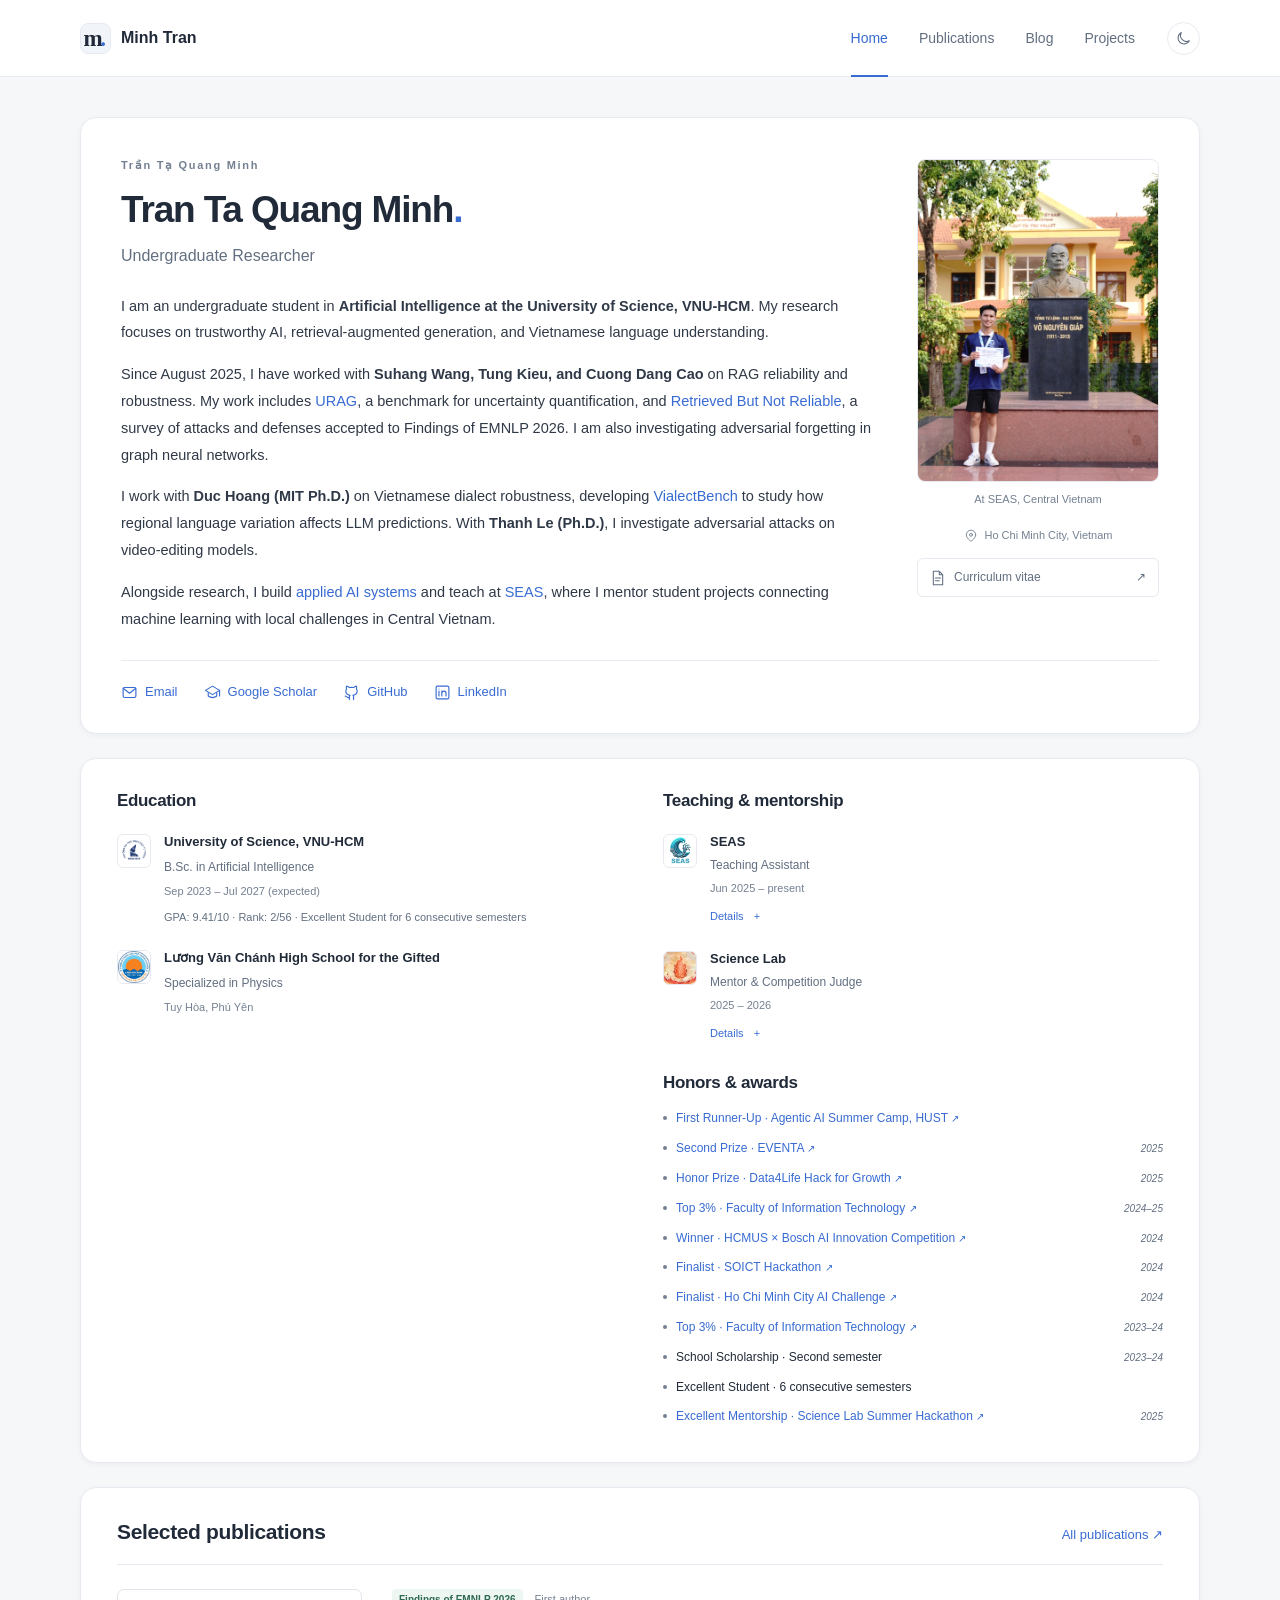
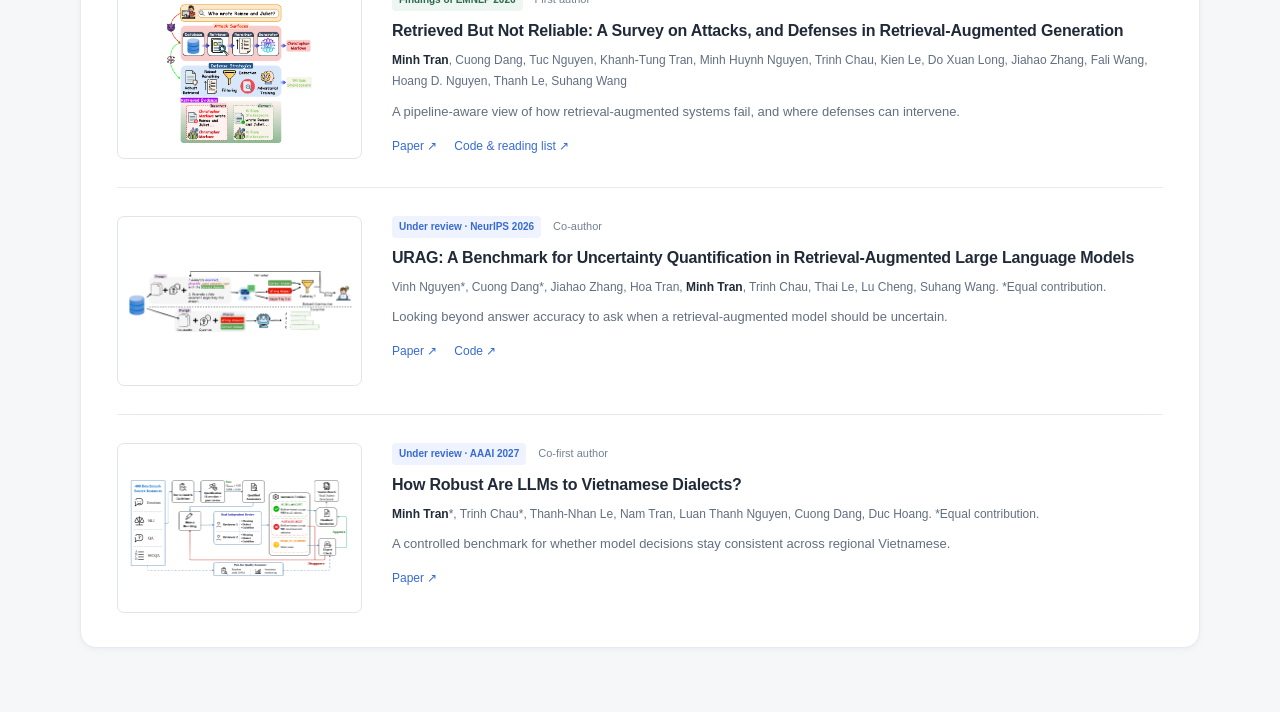
<file: index.html>
<!doctype html>
<html lang="en">
<head>
  <meta charset="utf-8">
  <meta name="viewport" content="width=device-width, initial-scale=1">
  <meta name="description" content="Undergraduate AI researcher at VNU-HCM. Work in trustworthy AI, retrieval-augmented generation, and Vietnamese language understanding.">
  <meta name="theme-color" content="#f6f7f9">
  <meta property="og:type" content="website">
  <meta property="og:title" content="Tran Ta Quang Minh">
  <meta property="og:description" content="Undergraduate AI researcher at VNU-HCM. Work in trustworthy AI, retrieval-augmented generation, and Vietnamese language understanding.">
  <title>Tran Ta Quang Minh</title>
  <script>try{const t=localStorage.getItem('portfolio-theme');if(t==='dark'||t==='light')document.documentElement.dataset.theme=t}catch{}</script>
  <link rel="icon" href="assets/favicon.svg" type="image/svg+xml">
  <link rel="stylesheet" href="assets/style.css">
  <script src="assets/site.js" defer></script>
</head>
<body>
  <a class="skip-link" href="#main">Skip to content</a>
  <header class="site-header"><div class="header-inner">
    <a class="brand" href="index.html" aria-label="Minh Tran, home"><span class="brand-mark" aria-hidden="true">m<span>.</span></span><span>Minh Tran</span></a>
    <nav aria-label="Main navigation"><a href="index.html" aria-current="page">Home</a><a href="publications.html">Publications</a><a href="blog.html">Blog</a><a href="projects.html">Projects</a></nav>
    <button class="theme-toggle" type="button" aria-label="Switch to dark theme" title="Switch theme" hidden><svg class="moon-icon" viewBox="0 0 24 24" fill="none" stroke="currentColor" stroke-width="1.6" stroke-linecap="round" stroke-linejoin="round" aria-hidden="true"><path d="M20.3 15.2A8.5 8.5 0 0 1 8.8 3.7a8.5 8.5 0 1 0 11.5 11.5Z"/></svg><svg class="sun-icon" viewBox="0 0 24 24" fill="none" stroke="currentColor" stroke-width="1.6" stroke-linecap="round" stroke-linejoin="round" aria-hidden="true"><circle cx="12" cy="12" r="4"/><path d="M12 2v2m0 16v2M2 12h2m16 0h2M5 5l1.5 1.5m11 11L19 19M5 19l1.5-1.5m11-11L19 5"/></svg></button>
  </div></header>
  <main id="main" class="page-shell home-page"><section class="surface introduction" aria-labelledby="name">
  <div class="intro-grid">
    <div class="intro-copy">
      <p class="overline" lang="vi">Trần Tạ Quang Minh</p>
      <h1 id="name">Tran Ta Quang Minh<span class="name-dot">.</span></h1>
      <p class="intro-role">Undergraduate Researcher</p>
      <div class="biography">
        <p>I am an undergraduate student in <strong>Artificial Intelligence at the University of Science, VNU-HCM</strong>. My research focuses on trustworthy AI, retrieval-augmented generation, and Vietnamese language understanding.</p>
        <p>Since August 2025, I have worked with <strong>Suhang Wang, Tung Kieu, and Cuong Dang Cao</strong> on RAG reliability and robustness. My work includes <a href="publications.html#urag">URAG</a>, a benchmark for uncertainty quantification, and <a href="publications.html#rag-security">Retrieved But Not Reliable</a>, a survey of attacks and defenses accepted to Findings of EMNLP 2026. I am also investigating adversarial forgetting in graph neural networks.</p>
        <p>I work with <strong>Duc Hoang (MIT Ph.D.)</strong> on Vietnamese dialect robustness, developing <a href="publications.html#vialectbench">VialectBench</a> to study how regional language variation affects LLM predictions. With <strong>Thanh Le (Ph.D.)</strong>, I investigate adversarial attacks on video-editing models.</p>
        <p>Alongside research, I build <a href="projects.html">applied AI systems</a> and teach at <a href="https://seas-cvn.github.io/" target="_blank" rel="noopener">SEAS</a>, where I mentor student projects connecting machine learning with local challenges in Central Vietnam.</p>
      </div>
    </div>
    <aside class="profile-card" aria-label="Profile photograph and CV">
      <div class="portrait-wrap"><img src="assets/images/portrait.jpg" alt="Tran Ta Quang Minh holding his SEAS certificate" width="1080" height="1616" fetchpriority="high"></div>
      <p class="portrait-caption">At SEAS, Central Vietnam</p>
      <div class="profile-location"><svg class="" viewBox="0 0 24 24" fill="none" stroke="currentColor" stroke-width="1.6" stroke-linecap="round" stroke-linejoin="round" aria-hidden="true"><path d="M20 10c0 6-8 11-8 11S4 16 4 10a8 8 0 1 1 16 0Z"/><circle cx="12" cy="10" r="2.5"/></svg><span>Ho Chi Minh City, Vietnam</span></div>
      <a class="cv-button" href="CV_VinCAIR.pdf" target="_blank" rel="noopener"><svg class="" viewBox="0 0 24 24" fill="none" stroke="currentColor" stroke-width="1.6" stroke-linecap="round" stroke-linejoin="round" aria-hidden="true"><path d="M14 2H5v20h14V7l-5-5Zm0 0v5h5M8 12h8M8 16h6"/></svg><span>Curriculum vitae</span><span aria-hidden="true">↗</span></a>
    </aside>
  </div>
  <div class="social-links" aria-label="Contact and academic profiles"><a href="mailto:ttqminh2005@gmail.com"><svg class="" viewBox="0 0 24 24" fill="none" stroke="currentColor" stroke-width="1.6" stroke-linecap="round" stroke-linejoin="round" aria-hidden="true"><rect x="3" y="5" width="18" height="14" rx="2"/><path d="m3 6 9 7 9-7"/></svg><span>Email</span></a><a href="https://scholar.google.com/citations?user=VfUYwW8AAAAJ&amp;hl=vi" target="_blank" rel="noopener"><svg class="" viewBox="0 0 24 24" fill="none" stroke="currentColor" stroke-width="1.6" stroke-linecap="round" stroke-linejoin="round" aria-hidden="true"><path d="m2 9 10-6 10 6-10 6-10-6Z"/><path d="M6 12v5c4 3 8 3 12 0v-5M22 9v8"/></svg><span>Google Scholar</span></a><a href="https://github.com/coutMinh" target="_blank" rel="noopener"><svg class="" viewBox="0 0 24 24" fill="none" stroke="currentColor" stroke-width="1.6" stroke-linecap="round" stroke-linejoin="round" aria-hidden="true"><path d="M9 19c-4 1-4-2-6-2m12 5v-4c0-1-.4-2-1-2 4-.5 6-2 6-6 0-1-.3-2-1-3 .3-1 .3-3 0-4-2 0-3 1-4 2a14 14 0 0 0-6 0C8 4 7 3 5 3c-.3 1-.3 3 0 4-.7 1-1 2-1 3 0 4 2 5.5 6 6-.6 0-1 1-1 2v4"/></svg><span>GitHub</span></a><a href="https://www.linkedin.com/in/ttqminh" target="_blank" rel="noopener"><svg class="" viewBox="0 0 24 24" fill="none" stroke="currentColor" stroke-width="1.6" stroke-linecap="round" stroke-linejoin="round" aria-hidden="true"><rect x="3" y="3" width="18" height="18" rx="2"/><path d="M7 10v7M7 7h.01M11 17v-7m0 3c0-4 6-4 6 0v4"/></svg><span>LinkedIn</span></a></div>
</section>

<section class="surface background-panel" aria-label="Education, teaching, and honors">
  <div class="background-columns">
    <section aria-labelledby="education-title"><h2 id="education-title">Education</h2><div class="education-list"><article class="background-item"><a class="institution-logo" href="https://hcmus.edu.vn/" target="_blank" rel="noopener"><img src="assets/images/organizations/hcmus.png" alt="University of Science, VNU-HCM logo" width="36" height="36" loading="lazy"></a><div><h3><a class="" href="https://hcmus.edu.vn/" target="_blank" rel="noopener">University of Science, VNU-HCM</a></h3><p>B.Sc. in Artificial Intelligence</p><p class="item-date">Sep 2023 – Jul 2027 (expected)</p><p class="education-detail">GPA: 9.41/10 · Rank: 2/56 · Excellent Student for 6 consecutive semesters</p></div></article><article class="background-item"><a class="institution-logo" href="https://www.facebook.com/THPTchuyenLuongVanChanh" target="_blank" rel="noopener"><img src="assets/images/organizations/luong-van-chanh.jpg" alt="Lương Văn Chánh High School for the Gifted logo" width="36" height="36" loading="lazy"></a><div><h3><a class="" href="https://www.facebook.com/THPTchuyenLuongVanChanh" target="_blank" rel="noopener">Lương Văn Chánh High School for the Gifted</a></h3><p>Specialized in Physics</p><p class="item-date">Tuy Hòa, Phú Yên</p></div></article></div></section>
    <div class="experience-column">
      <section aria-labelledby="teaching-title"><h2 id="teaching-title">Teaching & mentorship</h2><div class="teaching-list"><article class="teaching-item"><a class="institution-logo" href="https://seas-cvn.github.io/" target="_blank" rel="noopener"><img src="assets/images/organizations/seas.png" alt="Summer in Engineering and Applied Sciences (SEAS) logo" width="36" height="36" loading="lazy"></a><div><h3><a class="" href="https://seas-cvn.github.io/" target="_blank" rel="noopener">SEAS</a></h3><p class="teaching-role">Teaching Assistant</p><p class="item-date">Jun 2025 – present</p><details class="teaching-details"><summary>Details <span aria-hidden="true">+</span></summary><p class="teaching-detail">Under the supervision of Duc Hoang (MIT Ph.D.), I helped teach a two-week program for 40 high school students in Central Vietnam, designed linear algebra exercises in Python, and mentored flood forecasting and local fish identification projects.</p></details></div></article><article class="teaching-item"><a class="institution-logo" href="https://www.facebook.com/sciencelab.stem/" target="_blank" rel="noopener"><img src="assets/images/organizations/science-lab.jpg" alt="Science Lab logo" width="36" height="36" loading="lazy"></a><div><h3><a class="" href="https://www.facebook.com/sciencelab.stem/" target="_blank" rel="noopener">Science Lab</a></h3><p class="teaching-role">Mentor &amp; Competition Judge</p><p class="item-date">2025 – 2026</p><details class="teaching-details"><summary>Details <span aria-hidden="true">+</span></summary><p class="teaching-detail">Mentored a student team at the Software Engineering Summer Hackathon 2025 and judged the AIHACKS Datathon 2026, evaluating methodology, model performance, problem-solving strategy, and presentation.</p></details></div></article></div></section>
      <section class="honors-section" aria-labelledby="honors-title"><h2 id="honors-title">Honors & awards</h2><ul class="honors-list"><li id="hust" title="Agentic AI Summer Camp, HUST · Selected among 50 of 200 research students"><span class="award-dot" aria-hidden="true"></span><h3><a class="" href="https://drive.google.com/file/d/1itXYpOXt6BcAALYQuu-KByIadfaI55jD/view?usp=sharing" target="_blank" rel="noopener">First Runner-Up · Agentic AI Summer Camp, HUST <span class="award-arrow" aria-hidden="true">↗</span></a></h3><span class="award-date"></span></li><li id="eventa-award" title="Event-based Image Retrieval · Team method presented at an ACM Multimedia workshop"><span class="award-dot" aria-hidden="true"></span><h3><a class="" href="https://drive.google.com/file/d/1z8MmtRewLQCsWDtQ1NjaCOd13DmBsX9x/view?usp=sharing" target="_blank" rel="noopener">Second Prize · EVENTA <span class="award-arrow" aria-hidden="true">↗</span></a></h3><span class="award-date">2025</span></li><li id="aquasafe-award" title="AquaSafe"><span class="award-dot" aria-hidden="true"></span><h3><a class="" href="https://demo-aqua-safe.vercel.app/" target="_blank" rel="noopener">Honor Prize · Data4Life Hack for Growth <span class="award-arrow" aria-hidden="true">↗</span></a></h3><span class="award-date">2025</span></li><li id="top-2025" title="University of Science, VNU-HCM"><span class="award-dot" aria-hidden="true"></span><h3><a class="" href="https://drive.google.com/file/d/1HkZ_M2grMYpf5ZDcg1SBkR47N09mgSqj/view?usp=sharing" target="_blank" rel="noopener">Top 3% · Faculty of Information Technology <span class="award-arrow" aria-hidden="true">↗</span></a></h3><span class="award-date">2024–25</span></li><li id="bosch-award" title="AI Assistant Glasses"><span class="award-dot" aria-hidden="true"></span><h3><a class="" href="https://drive.google.com/file/d/1Hy8HTXubGFQJscxQSfUw8o1ZWrHYeWAo/view?usp=sharing" target="_blank" rel="noopener">Winner · HCMUS × Bosch AI Innovation Competition <span class="award-arrow" aria-hidden="true">↗</span></a></h3><span class="award-date">2024</span></li><li id="soict-award" title="Real-time Monitoring Surveillance System"><span class="award-dot" aria-hidden="true"></span><h3><a class="" href="https://drive.google.com/file/d/1TUYt_0WpgNDU5CSSWzGGxtGVSBP0qXFk/view?usp=sharing" target="_blank" rel="noopener">Finalist · SOICT Hackathon <span class="award-arrow" aria-hidden="true">↗</span></a></h3><span class="award-date">2024</span></li><li id="aic-award" title="Lifelog Retrieval App"><span class="award-dot" aria-hidden="true"></span><h3><a class="" href="https://drive.google.com/file/d/1naNgDrA-sWXjYJvOtrae2c_IOOMAGU30/view?usp=sharing" target="_blank" rel="noopener">Finalist · Ho Chi Minh City AI Challenge <span class="award-arrow" aria-hidden="true">↗</span></a></h3><span class="award-date">2024</span></li><li id="top-2024" title="University of Science, VNU-HCM"><span class="award-dot" aria-hidden="true"></span><h3><a class="" href="https://drive.google.com/file/d/1lRXQO-MdE4v232L9jSXz664tuBQsgShk/view?usp=sharing" target="_blank" rel="noopener">Top 3% · Faculty of Information Technology <span class="award-arrow" aria-hidden="true">↗</span></a></h3><span class="award-date">2023–24</span></li><li id="scholarship" title="Second semester · University of Science, VNU-HCM"><span class="award-dot" aria-hidden="true"></span><h3>School Scholarship · Second semester</h3><span class="award-date">2023–24</span></li><li id="excellent-student" title="Recognized for six consecutive semesters"><span class="award-dot" aria-hidden="true"></span><h3>Excellent Student · 6 consecutive semesters</h3><span class="award-date"></span></li><li id="mentorship-award" title="Science Lab · Software Engineering Summer Hackathon"><span class="award-dot" aria-hidden="true"></span><h3><a class="" href="https://drive.google.com/file/d/1mweKQ_GxDCc6eHpTpWkoUrM54BYkIKE8/view?usp=sharing" target="_blank" rel="noopener">Excellent Mentorship · Science Lab Summer Hackathon <span class="award-arrow" aria-hidden="true">↗</span></a></h3><span class="award-date">2025</span></li></ul></section>
    </div>
  </div>
</section>

<section class="surface selected-section" aria-labelledby="selected-title">
  <div class="section-heading"><h2 id="selected-title">Selected publications</h2><a class="section-link" href="publications.html">All publications <span aria-hidden="true">↗</span></a></div>
  <div class="publication-list selected-list"><article id="rag-security" class="publication-item"><figure class="paper-figure"><a class="figure-link" href="assets/images/rag-security-overview.png" data-figure-title="Retrieved But Not Reliable" data-credit="Figure 1 · Original overview from Tran et al., Retrieved But Not Reliable, arXiv:2608.24977v2." data-source="https://arxiv.org/html/2608.24977v2#S1.F1" aria-label="Enlarge the original Retrieved But Not Reliable figure"><img src="assets/images/rag-security-overview.png" alt="Original paper overview showing RAG attack surfaces and defense strategies around the database, retriever, reranker, and generator." loading="lazy"><span class="figure-enlarge" aria-hidden="true">↗</span></a></figure><div class="paper-content"><div class="paper-meta"><span class="status accepted">Findings of EMNLP 2026</span><span class="contribution">First author</span></div><h3><a href="publications.html#rag-security">Retrieved But Not Reliable: A Survey on Attacks, and Defenses in Retrieval-Augmented Generation</a></h3><p class="authors"><strong>Minh Tran</strong>, Cuong Dang, Tuc Nguyen, Khanh-Tung Tran, Minh Huynh Nguyen, Trinh Chau, Kien Le, Do Xuan Long, Jiahao Zhang, Fali Wang, Hoang D. Nguyen, Thanh Le, Suhang Wang</p><p class="paper-summary">A pipeline-aware view of how retrieval-augmented systems fail, and where defenses can intervene.</p><div class="paper-links"><a class="" href="https://arxiv.org/abs/2608.24977" target="_blank" rel="noopener">Paper <span aria-hidden="true">↗</span></a><a class="" href="https://github.com/coutMinh/A-Survey-on-RAG-Robustness" target="_blank" rel="noopener">Code &amp; reading list <span aria-hidden="true">↗</span></a></div></div></article><article id="urag" class="publication-item"><figure class="paper-figure"><a class="figure-link" href="assets/images/urag-pipeline.png" data-figure-title="URAG" data-credit="Figure 2 · Original dataset construction and evaluation pipeline from Nguyen et al., URAG, arXiv:2603.19281v1." data-source="https://arxiv.org/html/2603.19281v1#S3.F2" aria-label="Enlarge the original URAG figure"><img src="assets/images/urag-pipeline.png" alt="Original URAG dataset construction and evaluation pipeline, with distractor generation, NLI filtering, annotation, and RAG answer evaluation." loading="lazy"><span class="figure-enlarge" aria-hidden="true">↗</span></a></figure><div class="paper-content"><div class="paper-meta"><span class="status">Under review · NeurIPS 2026</span><span class="contribution">Co-author</span></div><h3><a href="publications.html#urag">URAG: A Benchmark for Uncertainty Quantification in Retrieval-Augmented Large Language Models</a></h3><p class="authors">Vinh Nguyen*, Cuong Dang*, Jiahao Zhang, Hoa Tran, <strong>Minh Tran</strong>, Trinh Chau, Thai Le, Lu Cheng, Suhang Wang. *Equal contribution.</p><p class="paper-summary">Looking beyond answer accuracy to ask when a retrieval-augmented model should be uncertain.</p><div class="paper-links"><a class="" href="https://arxiv.org/abs/2603.19281" target="_blank" rel="noopener">Paper <span aria-hidden="true">↗</span></a><a class="" href="https://github.com/phuvinhnguyen/URAG" target="_blank" rel="noopener">Code <span aria-hidden="true">↗</span></a></div></div></article><article id="vialectbench" class="publication-item"><figure class="paper-figure"><a class="figure-link" href="assets/images/vialectbench-pipeline.png" data-figure-title="VialectBench" data-credit="Figure 2 · Original annotation and quality-assurance pipeline from Tran et al., How Robust Are LLMs to Vietnamese Dialects?, arXiv:2608.10414v1." data-source="https://arxiv.org/html/2608.10414v1#S3.F2" aria-label="Enlarge the original VialectBench figure"><img src="assets/images/vialectbench-pipeline.png" alt="Original VialectBench annotation pipeline showing annotator qualification, dialect rewriting, dual independent review, expert checks, and quality assurance." loading="lazy"><span class="figure-enlarge" aria-hidden="true">↗</span></a></figure><div class="paper-content"><div class="paper-meta"><span class="status">Under review · AAAI 2027</span><span class="contribution">Co-first author</span></div><h3><a href="publications.html#vialectbench">How Robust Are LLMs to Vietnamese Dialects?</a></h3><p class="authors"><strong>Minh Tran</strong>*, Trinh Chau*, Thanh-Nhan Le, Nam Tran, Luan Thanh Nguyen, Cuong Dang, Duc Hoang. *Equal contribution.</p><p class="paper-summary">A controlled benchmark for whether model decisions stay consistent across regional Vietnamese.</p><div class="paper-links"><a class="" href="https://arxiv.org/abs/2608.10414" target="_blank" rel="noopener">Paper <span aria-hidden="true">↗</span></a></div></div></article></div>
</section>
</main>
  <dialog id="figure-dialog" aria-labelledby="figure-dialog-title"><div class="dialog-heading"><h2 id="figure-dialog-title">Paper figure</h2><button class="dialog-close" type="button" aria-label="Close figure">×</button></div><div class="dialog-image-wrap"><img id="dialog-image" alt=""></div><p id="dialog-credit"></p><a id="dialog-source" target="_blank" rel="noopener">Original source <span aria-hidden="true">↗</span></a></dialog>
</body>
</html>
</file>
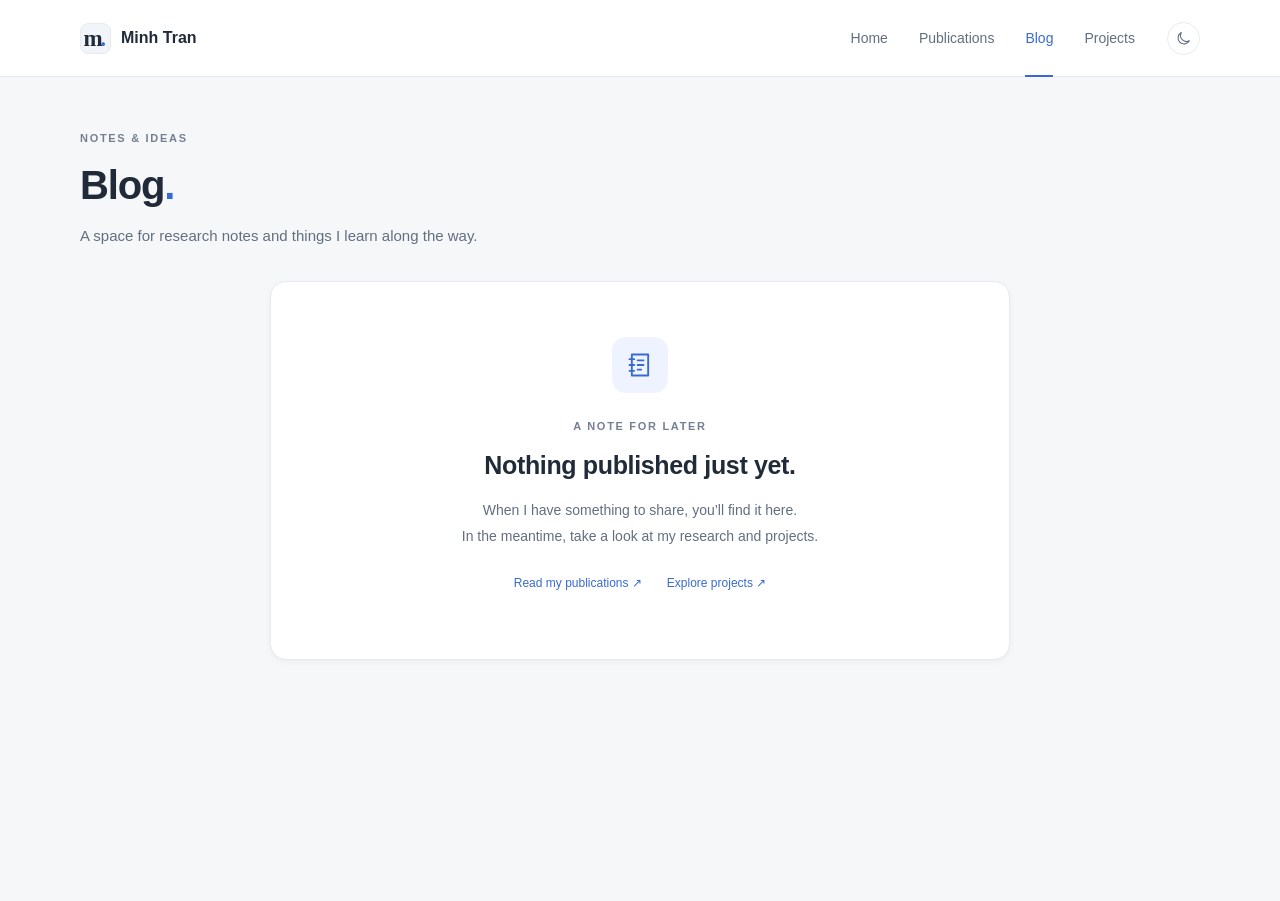
<file: blog.html>
<!doctype html>
<html lang="en">
<head>
  <meta charset="utf-8">
  <meta name="viewport" content="width=device-width, initial-scale=1">
  <meta name="description" content="Research notes and writing by Tran Ta Quang Minh.">
  <meta name="theme-color" content="#f6f7f9">
  <meta property="og:type" content="website">
  <meta property="og:title" content="Blog · Tran Ta Quang Minh">
  <meta property="og:description" content="Research notes and writing by Tran Ta Quang Minh.">
  <title>Blog · Tran Ta Quang Minh</title>
  <script>try{const t=localStorage.getItem('portfolio-theme');if(t==='dark'||t==='light')document.documentElement.dataset.theme=t}catch{}</script>
  <link rel="icon" href="assets/favicon.svg" type="image/svg+xml">
  <link rel="stylesheet" href="assets/style.css">
  <script src="assets/site.js" defer></script>
</head>
<body>
  <a class="skip-link" href="#main">Skip to content</a>
  <header class="site-header"><div class="header-inner">
    <a class="brand" href="index.html" aria-label="Minh Tran, home"><span class="brand-mark" aria-hidden="true">m<span>.</span></span><span>Minh Tran</span></a>
    <nav aria-label="Main navigation"><a href="index.html">Home</a><a href="publications.html">Publications</a><a href="blog.html" aria-current="page">Blog</a><a href="projects.html">Projects</a></nav>
    <button class="theme-toggle" type="button" aria-label="Switch to dark theme" title="Switch theme" hidden><svg class="moon-icon" viewBox="0 0 24 24" fill="none" stroke="currentColor" stroke-width="1.6" stroke-linecap="round" stroke-linejoin="round" aria-hidden="true"><path d="M20.3 15.2A8.5 8.5 0 0 1 8.8 3.7a8.5 8.5 0 1 0 11.5 11.5Z"/></svg><svg class="sun-icon" viewBox="0 0 24 24" fill="none" stroke="currentColor" stroke-width="1.6" stroke-linecap="round" stroke-linejoin="round" aria-hidden="true"><circle cx="12" cy="12" r="4"/><path d="M12 2v2m0 16v2M2 12h2m16 0h2M5 5l1.5 1.5m11 11L19 19M5 19l1.5-1.5m11-11L19 5"/></svg></button>
  </div></header>
  <main id="main" class="page-shell blog-page"><header class="page-heading"><p class="overline">NOTES & IDEAS</p><h1>Blog<span class="name-dot">.</span></h1><p>A space for research notes and things I learn along the way.</p></header>
<section class="blog-empty" aria-labelledby="blog-title"><div class="empty-icon" aria-hidden="true"><svg class="" viewBox="0 0 24 24" fill="none" stroke="currentColor" stroke-width="1.6" stroke-linecap="round" stroke-linejoin="round" aria-hidden="true"><path d="M5 3h14v18H5zM3 7h4M3 12h4M3 17h4M10 8h5M10 12h5M10 16h3"/></svg></div><p class="overline">A NOTE FOR LATER</p><h2 id="blog-title">Nothing published just yet.</h2><p>When I have something to share, you’ll find it here.<br>In the meantime, take a look at my research and projects.</p><div class="empty-links"><a href="publications.html">Read my publications <span aria-hidden="true">↗</span></a><a href="projects.html">Explore projects <span aria-hidden="true">↗</span></a></div></section>
</main>
  <dialog id="figure-dialog" aria-labelledby="figure-dialog-title"><div class="dialog-heading"><h2 id="figure-dialog-title">Paper figure</h2><button class="dialog-close" type="button" aria-label="Close figure">×</button></div><div class="dialog-image-wrap"><img id="dialog-image" alt=""></div><p id="dialog-credit"></p><a id="dialog-source" target="_blank" rel="noopener">Original source <span aria-hidden="true">↗</span></a></dialog>
</body>
</html>
</file>
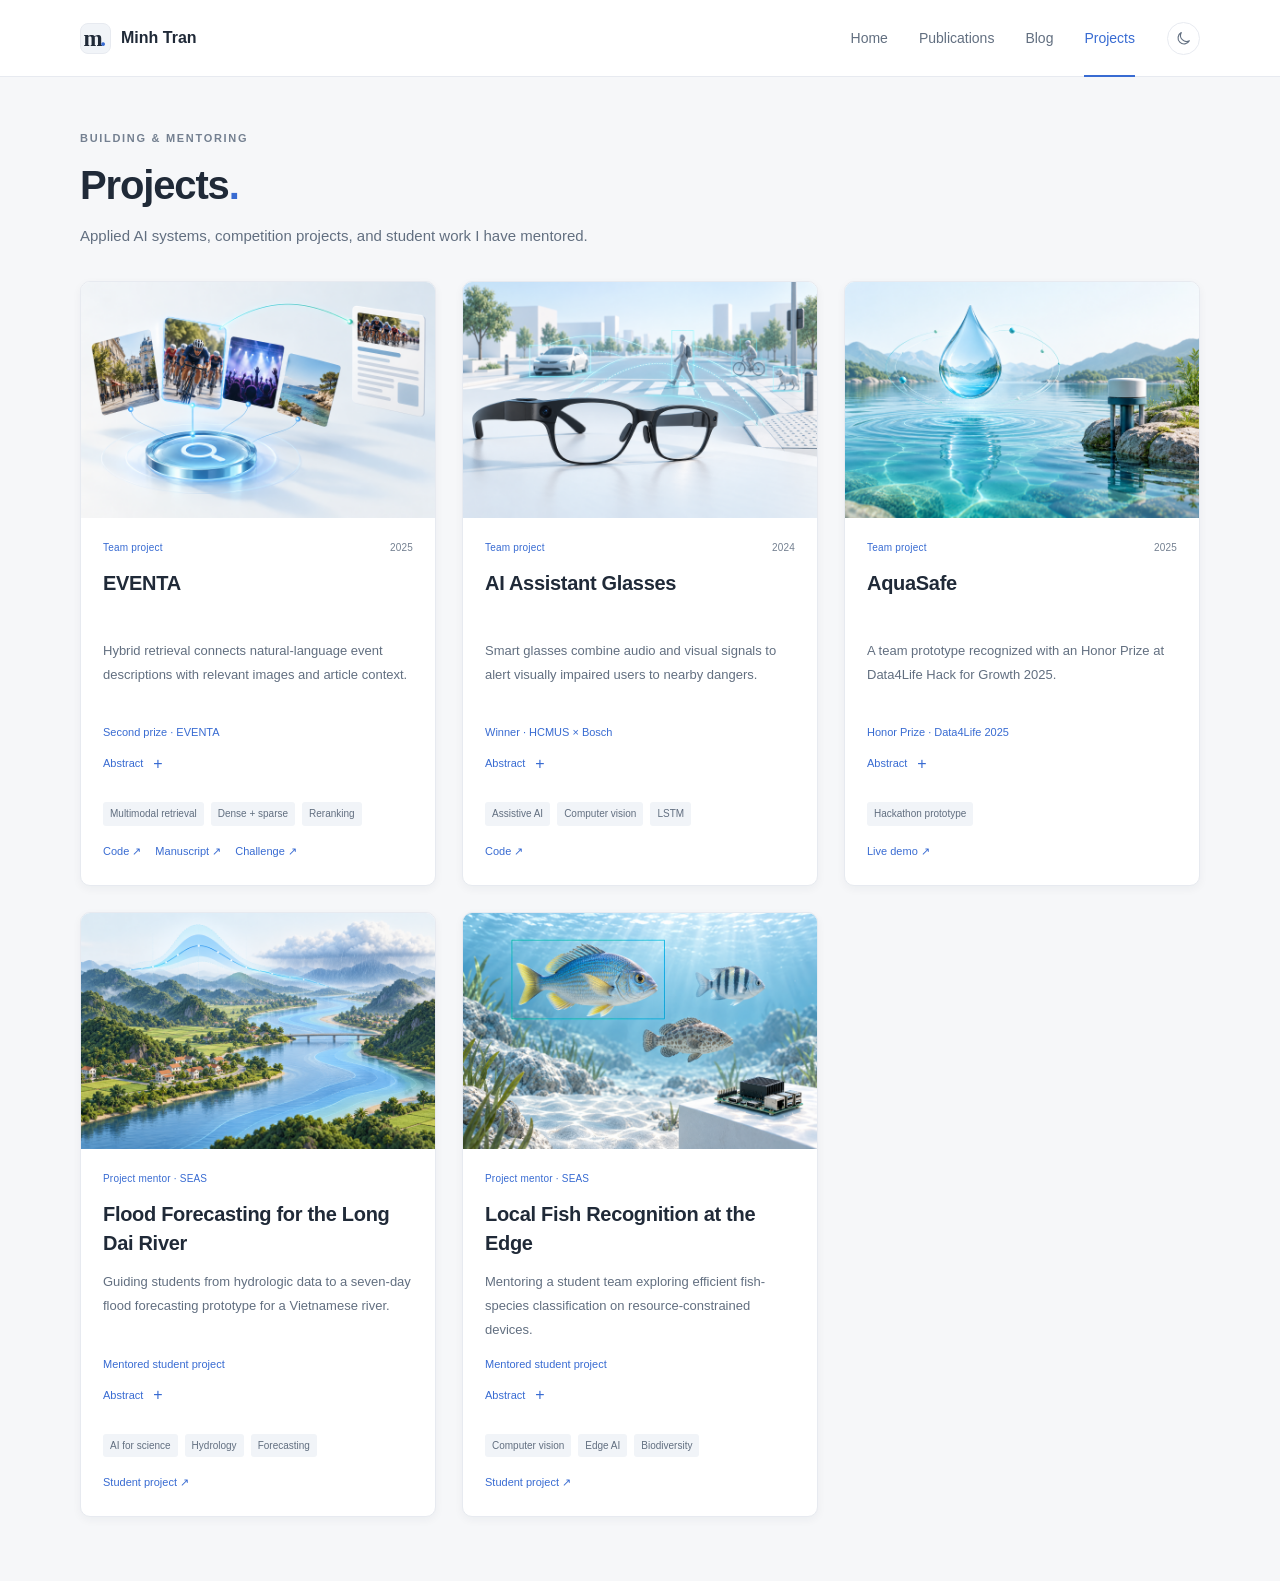
<file: projects.html>
<!doctype html>
<html lang="en">
<head>
  <meta charset="utf-8">
  <meta name="viewport" content="width=device-width, initial-scale=1">
  <meta name="description" content="Applied AI projects and mentored student work by Tran Ta Quang Minh.">
  <meta name="theme-color" content="#f6f7f9">
  <meta property="og:type" content="website">
  <meta property="og:title" content="Projects · Tran Ta Quang Minh">
  <meta property="og:description" content="Applied AI projects and mentored student work by Tran Ta Quang Minh.">
  <title>Projects · Tran Ta Quang Minh</title>
  <script>try{const t=localStorage.getItem('portfolio-theme');if(t==='dark'||t==='light')document.documentElement.dataset.theme=t}catch{}</script>
  <link rel="icon" href="assets/favicon.svg" type="image/svg+xml">
  <link rel="stylesheet" href="assets/style.css">
  <script src="assets/site.js" defer></script>
</head>
<body>
  <a class="skip-link" href="#main">Skip to content</a>
  <header class="site-header"><div class="header-inner">
    <a class="brand" href="index.html" aria-label="Minh Tran, home"><span class="brand-mark" aria-hidden="true">m<span>.</span></span><span>Minh Tran</span></a>
    <nav aria-label="Main navigation"><a href="index.html">Home</a><a href="publications.html">Publications</a><a href="blog.html">Blog</a><a href="projects.html" aria-current="page">Projects</a></nav>
    <button class="theme-toggle" type="button" aria-label="Switch to dark theme" title="Switch theme" hidden><svg class="moon-icon" viewBox="0 0 24 24" fill="none" stroke="currentColor" stroke-width="1.6" stroke-linecap="round" stroke-linejoin="round" aria-hidden="true"><path d="M20.3 15.2A8.5 8.5 0 0 1 8.8 3.7a8.5 8.5 0 1 0 11.5 11.5Z"/></svg><svg class="sun-icon" viewBox="0 0 24 24" fill="none" stroke="currentColor" stroke-width="1.6" stroke-linecap="round" stroke-linejoin="round" aria-hidden="true"><circle cx="12" cy="12" r="4"/><path d="M12 2v2m0 16v2M2 12h2m16 0h2M5 5l1.5 1.5m11 11L19 19M5 19l1.5-1.5m11-11L19 5"/></svg></button>
  </div></header>
  <main id="main" class="page-shell projects-page"><header class="page-heading"><p class="overline">BUILDING & MENTORING</p><h1>Projects<span class="name-dot">.</span></h1><p>Applied AI systems, competition projects, and student work I have mentored.</p></header>
<div class="project-list"><article id="eventa" class="project-card"><div class="project-cover"><img src="assets/images/project-covers/eventa.png" alt="Concept illustration of image cards and search connections for event-based image retrieval." width="1536" height="1024" loading="lazy"></div><div class="project-content"><div class="project-meta"><span>Team project</span><span class="project-year">2025</span></div><h2>EVENTA</h2><p class="project-summary">Hybrid retrieval connects natural-language event descriptions with relevant images and article context.</p><p class="project-status">Second prize · EVENTA</p><details class="abstract"><summary>Abstract <span aria-hidden="true">+</span></summary><p>Event descriptions often require more context than a visual match alone can provide. This system combines OpenCLIP image-text embeddings with Nomic semantic retrieval and BM25 lexical search. Reciprocal Rank Fusion merges the retrieval signals, while semantic chunking and multiple reranking stages refine article and image relevance. Developed for the EVENTA challenge, the project received second prize and the team presented its approach at an ACM Multimedia workshop.</p></details><div class="project-card-bottom"><div class="tags"><span>Multimodal retrieval</span><span>Dense + sparse</span><span>Reranking</span></div><div class="paper-links"><a class="" href="https://github.com/coutMinh/EVENT-Event-Based-Image-Retrieval" target="_blank" rel="noopener">Code <span aria-hidden="true">↗</span></a><a class="" href="https://drive.google.com/file/d/1z1emGFeWblzfZNHfj7KFqWS6QIZnkWvt/view" target="_blank" rel="noopener">Manuscript <span aria-hidden="true">↗</span></a><a class="" href="https://ltnghia.github.io/eventa/eventa-2025" target="_blank" rel="noopener">Challenge <span aria-hidden="true">↗</span></a></div></div></div></article><article id="ai-glasses" class="project-card"><div class="project-cover"><img src="assets/images/project-covers/ai-glasses.png" alt="Concept illustration of smart assistive glasses and visual sensing for accessible mobility." width="1536" height="1024" loading="lazy"></div><div class="project-content"><div class="project-meta"><span>Team project</span><span class="project-year">2024</span></div><h2>AI Assistant Glasses</h2><p class="project-summary">Smart glasses combine audio and visual signals to alert visually impaired users to nearby dangers.</p><p class="project-status">Winner · HCMUS × Bosch</p><details class="abstract"><summary>Abstract <span aria-hidden="true">+</span></summary><p>Assistive systems need to recognize how a scene may change as well as what it contains. This smart-glasses project combines audio and visual information to provide danger alerts for visually impaired users. An LSTM component predicts future states of moving objects, supporting alerts about evolving hazards. The project won the HCMUS × Bosch AI Innovation Competition 2024 and explores the use of computer vision and temporal modeling for accessible mobility.</p></details><div class="project-card-bottom"><div class="tags"><span>Assistive AI</span><span>Computer vision</span><span>LSTM</span></div><div class="paper-links"><a class="" href="https://github.com/coutMinh/AII_2024" target="_blank" rel="noopener">Code <span aria-hidden="true">↗</span></a></div></div></div></article><article id="aquasafe" class="project-card"><div class="project-cover"><img src="assets/images/project-covers/aquasafe.png" alt="Concept illustration of a water droplet and sensing motifs for the AquaSafe prototype." width="1536" height="1024" loading="lazy"></div><div class="project-content"><div class="project-meta"><span>Team project</span><span class="project-year">2025</span></div><h2>AquaSafe</h2><p class="project-summary">A team prototype recognized with an Honor Prize at Data4Life Hack for Growth 2025.</p><p class="project-status">Honor Prize · Data4Life 2025</p><details class="abstract"><summary>Abstract <span aria-hidden="true">+</span></summary><p>An applied team project developed for Data4Life Hack for Growth 2025 and recognized with an Honor Prize. A public demonstration is available below.</p></details><div class="project-card-bottom"><div class="tags"><span>Hackathon prototype</span></div><div class="paper-links"><a class="" href="https://demo-aqua-safe.vercel.app/" target="_blank" rel="noopener">Live demo <span aria-hidden="true">↗</span></a></div></div></div></article><article id="seas-flood" class="project-card"><div class="project-cover"><img src="assets/images/project-covers/seas-flood.png" alt="Concept illustration of a Vietnamese river valley and hydrologic forecasting." width="1536" height="1024" loading="lazy"></div><div class="project-content"><div class="project-meta"><span>Project mentor · SEAS</span></div><h2>Flood Forecasting for the Long Dai River</h2><p class="project-summary">Guiding students from hydrologic data to a seven-day flood forecasting prototype for a Vietnamese river.</p><p class="project-status">Mentored student project</p><details class="abstract"><summary>Abstract <span aria-hidden="true">+</span></summary><p>Flood forecasting connects machine learning with a pressing local challenge in Central Vietnam. As a SEAS project mentor, I guided students developing a prototype for forecasting discharge in the Long Dai River up to seven days ahead. The project used filtered U.S. CAMELS hydrologic data and Open-Meteo inputs, with comparison against Google Flood Hub. Mentorship focused on connecting data selection and model development to the practical challenges of applying a forecasting system in Vietnam.</p></details><div class="project-card-bottom"><div class="tags"><span>AI for science</span><span>Hydrology</span><span>Forecasting</span></div><div class="paper-links"><a class="" href="https://github.com/SEAS-CVN/SEAS-Flood-Prediction" target="_blank" rel="noopener">Student project <span aria-hidden="true">↗</span></a></div></div></div></article><article id="seas-fish" class="project-card"><div class="project-cover"><img src="assets/images/project-covers/seas-fish.png" alt="Concept illustration of marine fish recognition with a small edge-computing board." width="1536" height="1024" loading="lazy"></div><div class="project-content"><div class="project-meta"><span>Project mentor · SEAS</span></div><h2>Local Fish Recognition at the Edge</h2><p class="project-summary">Mentoring a student team exploring efficient fish-species classification on resource-constrained devices.</p><p class="project-status">Mentored student project</p><details class="abstract"><summary>Abstract <span aria-hidden="true">+</span></summary><p>Recognizing local fish species can support marine biodiversity education and ecosystem monitoring. At SEAS, I mentored a student team developing a computer-vision system for fish native to Dong Hoi, Quang Binh. Using FishNet as a data resource, the project explored efficient classification and edge-deployment techniques for resource-constrained hardware. Students connected dataset preparation and model development with the practical constraints of real-time recognition in a locally relevant application.</p></details><div class="project-card-bottom"><div class="tags"><span>Computer vision</span><span>Edge AI</span><span>Biodiversity</span></div><div class="paper-links"><a class="" href="https://github.com/SEAS-CVN/fast-fish-identification" target="_blank" rel="noopener">Student project <span aria-hidden="true">↗</span></a></div></div></div></article></div>
</main>
  <dialog id="figure-dialog" aria-labelledby="figure-dialog-title"><div class="dialog-heading"><h2 id="figure-dialog-title">Paper figure</h2><button class="dialog-close" type="button" aria-label="Close figure">×</button></div><div class="dialog-image-wrap"><img id="dialog-image" alt=""></div><p id="dialog-credit"></p><a id="dialog-source" target="_blank" rel="noopener">Original source <span aria-hidden="true">↗</span></a></dialog>
</body>
</html>
</file>
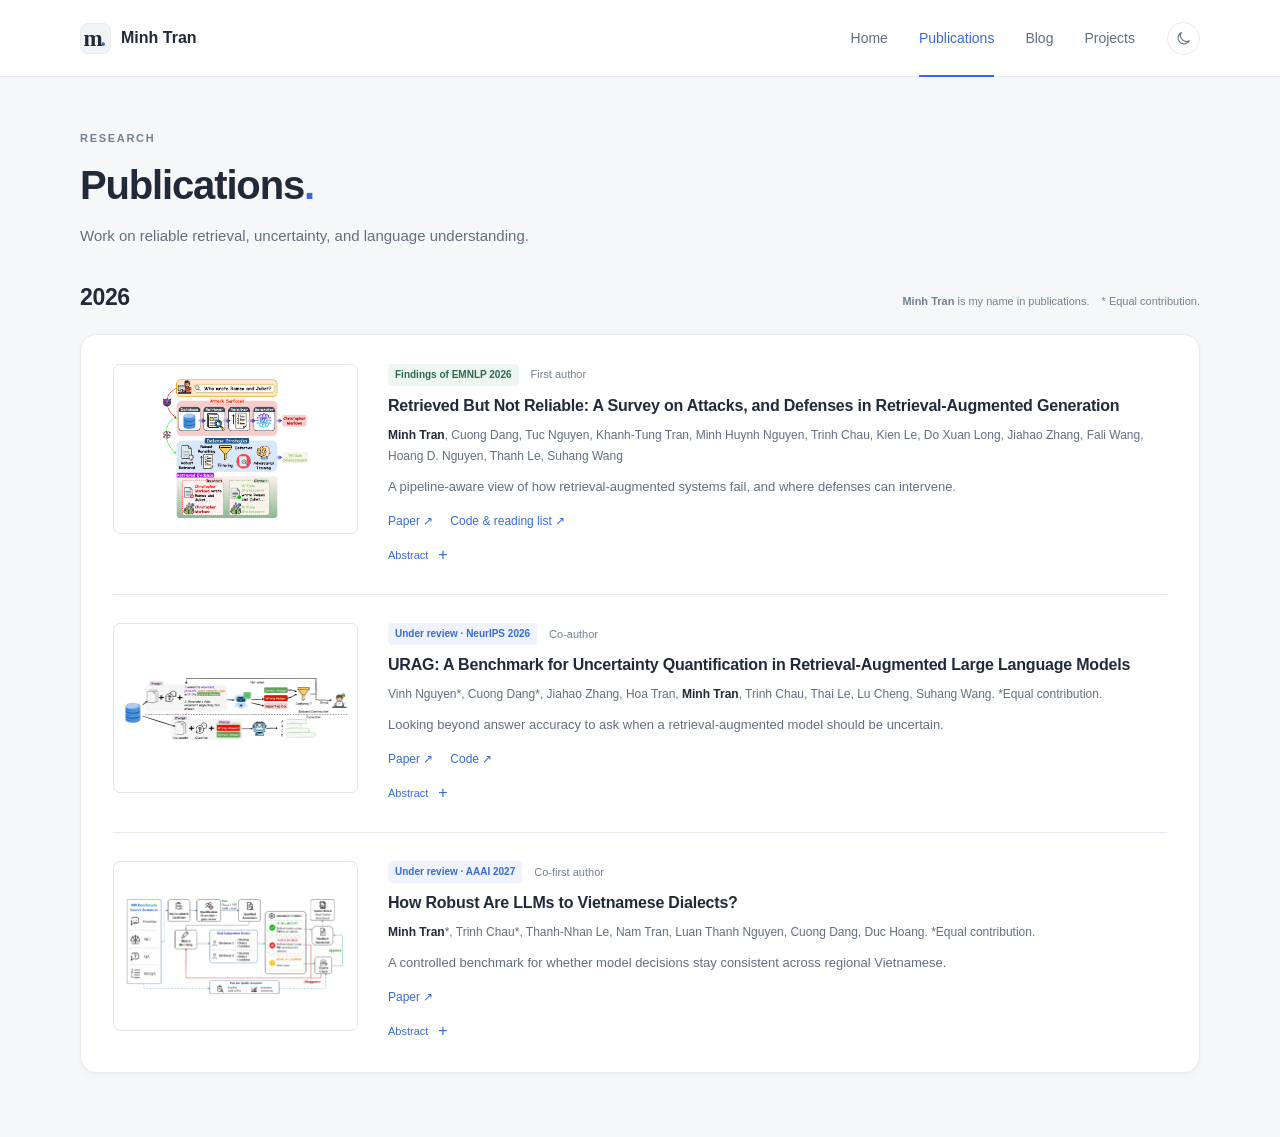
<file: publications.html>
<!doctype html>
<html lang="en">
<head>
  <meta charset="utf-8">
  <meta name="viewport" content="width=device-width, initial-scale=1">
  <meta name="description" content="Publications by Tran Ta Quang Minh on RAG robustness, uncertainty quantification, and Vietnamese dialects.">
  <meta name="theme-color" content="#f6f7f9">
  <meta property="og:type" content="website">
  <meta property="og:title" content="Publications · Tran Ta Quang Minh">
  <meta property="og:description" content="Publications by Tran Ta Quang Minh on RAG robustness, uncertainty quantification, and Vietnamese dialects.">
  <title>Publications · Tran Ta Quang Minh</title>
  <script>try{const t=localStorage.getItem('portfolio-theme');if(t==='dark'||t==='light')document.documentElement.dataset.theme=t}catch{}</script>
  <link rel="icon" href="assets/favicon.svg" type="image/svg+xml">
  <link rel="stylesheet" href="assets/style.css">
  <script src="assets/site.js" defer></script>
</head>
<body>
  <a class="skip-link" href="#main">Skip to content</a>
  <header class="site-header"><div class="header-inner">
    <a class="brand" href="index.html" aria-label="Minh Tran, home"><span class="brand-mark" aria-hidden="true">m<span>.</span></span><span>Minh Tran</span></a>
    <nav aria-label="Main navigation"><a href="index.html">Home</a><a href="publications.html" aria-current="page">Publications</a><a href="blog.html">Blog</a><a href="projects.html">Projects</a></nav>
    <button class="theme-toggle" type="button" aria-label="Switch to dark theme" title="Switch theme" hidden><svg class="moon-icon" viewBox="0 0 24 24" fill="none" stroke="currentColor" stroke-width="1.6" stroke-linecap="round" stroke-linejoin="round" aria-hidden="true"><path d="M20.3 15.2A8.5 8.5 0 0 1 8.8 3.7a8.5 8.5 0 1 0 11.5 11.5Z"/></svg><svg class="sun-icon" viewBox="0 0 24 24" fill="none" stroke="currentColor" stroke-width="1.6" stroke-linecap="round" stroke-linejoin="round" aria-hidden="true"><circle cx="12" cy="12" r="4"/><path d="M12 2v2m0 16v2M2 12h2m16 0h2M5 5l1.5 1.5m11 11L19 19M5 19l1.5-1.5m11-11L19 5"/></svg></button>
  </div></header>
  <main id="main" class="page-shell publications-page"><header class="page-heading"><p class="overline">RESEARCH</p><h1>Publications<span class="name-dot">.</span></h1><p>Work on reliable retrieval, uncertainty, and language understanding.</p></header>
<div class="publication-heading"><h2>2026</h2><p><strong>Minh Tran</strong> is my name in publications. <span class="equal-note">* Equal contribution.</span></p></div>
<div class="publication-list surface publications-panel"><article id="rag-security" class="publication-item"><figure class="paper-figure"><a class="figure-link" href="assets/images/rag-security-overview.png" data-figure-title="Retrieved But Not Reliable" data-credit="Figure 1 · Original overview from Tran et al., Retrieved But Not Reliable, arXiv:2608.24977v2." data-source="https://arxiv.org/html/2608.24977v2#S1.F1" aria-label="Enlarge the original Retrieved But Not Reliable figure"><img src="assets/images/rag-security-overview.png" alt="Original paper overview showing RAG attack surfaces and defense strategies around the database, retriever, reranker, and generator." loading="lazy"><span class="figure-enlarge" aria-hidden="true">↗</span></a></figure><div class="paper-content"><div class="paper-meta"><span class="status accepted">Findings of EMNLP 2026</span><span class="contribution">First author</span></div><h3>Retrieved But Not Reliable: A Survey on Attacks, and Defenses in Retrieval-Augmented Generation</h3><p class="authors"><strong>Minh Tran</strong>, Cuong Dang, Tuc Nguyen, Khanh-Tung Tran, Minh Huynh Nguyen, Trinh Chau, Kien Le, Do Xuan Long, Jiahao Zhang, Fali Wang, Hoang D. Nguyen, Thanh Le, Suhang Wang</p><p class="paper-summary">A pipeline-aware view of how retrieval-augmented systems fail, and where defenses can intervene.</p><div class="paper-links"><a class="" href="https://arxiv.org/abs/2608.24977" target="_blank" rel="noopener">Paper <span aria-hidden="true">↗</span></a><a class="" href="https://github.com/coutMinh/A-Survey-on-RAG-Robustness" target="_blank" rel="noopener">Code &amp; reading list <span aria-hidden="true">↗</span></a></div><details class="abstract"><summary>Abstract <span aria-hidden="true">+</span></summary><p>Retrieval can ground an answer in external knowledge while also exposing new ways to manipulate it. This survey organizes RAG attacks by their effects on accuracy, privacy, and fairness, and maps defenses to retrieval, reranking, generation, and traceback. By bringing threat models, evaluation benchmarks, and explainability methods into one framework, the work helps researchers identify vulnerable stages and assess defenses across the full retrieval-augmented pipeline.</p></details></div></article><article id="urag" class="publication-item"><figure class="paper-figure"><a class="figure-link" href="assets/images/urag-pipeline.png" data-figure-title="URAG" data-credit="Figure 2 · Original dataset construction and evaluation pipeline from Nguyen et al., URAG, arXiv:2603.19281v1." data-source="https://arxiv.org/html/2603.19281v1#S3.F2" aria-label="Enlarge the original URAG figure"><img src="assets/images/urag-pipeline.png" alt="Original URAG dataset construction and evaluation pipeline, with distractor generation, NLI filtering, annotation, and RAG answer evaluation." loading="lazy"><span class="figure-enlarge" aria-hidden="true">↗</span></a></figure><div class="paper-content"><div class="paper-meta"><span class="status">Under review · NeurIPS 2026</span><span class="contribution">Co-author</span></div><h3>URAG: A Benchmark for Uncertainty Quantification in Retrieval-Augmented Large Language Models</h3><p class="authors">Vinh Nguyen*, Cuong Dang*, Jiahao Zhang, Hoa Tran, <strong>Minh Tran</strong>, Trinh Chau, Thai Le, Lu Cheng, Suhang Wang. *Equal contribution.</p><p class="paper-summary">Looking beyond answer accuracy to ask when a retrieval-augmented model should be uncertain.</p><div class="paper-links"><a class="" href="https://arxiv.org/abs/2603.19281" target="_blank" rel="noopener">Paper <span aria-hidden="true">↗</span></a><a class="" href="https://github.com/phuvinhnguyen/URAG" target="_blank" rel="noopener">Code <span aria-hidden="true">↗</span></a></div><details class="abstract"><summary>Abstract <span aria-hidden="true">+</span></summary><p>A correct answer alone does not explain whether a retrieval-augmented model is reliable. URAG evaluates accuracy alongside uncertainty across eight datasets spanning five domains. Its construction pipeline turns open-ended tasks into multiple-choice questions with challenging distractors, enabling conformal prediction to measure uncertainty through prediction sets. The benchmark examines how retrieval noise, retrieval depth, and a model&#x27;s existing knowledge affect confidence, revealing settings where additional evidence can still lead to overconfident errors.</p></details></div></article><article id="vialectbench" class="publication-item"><figure class="paper-figure"><a class="figure-link" href="assets/images/vialectbench-pipeline.png" data-figure-title="VialectBench" data-credit="Figure 2 · Original annotation and quality-assurance pipeline from Tran et al., How Robust Are LLMs to Vietnamese Dialects?, arXiv:2608.10414v1." data-source="https://arxiv.org/html/2608.10414v1#S3.F2" aria-label="Enlarge the original VialectBench figure"><img src="assets/images/vialectbench-pipeline.png" alt="Original VialectBench annotation pipeline showing annotator qualification, dialect rewriting, dual independent review, expert checks, and quality assurance." loading="lazy"><span class="figure-enlarge" aria-hidden="true">↗</span></a></figure><div class="paper-content"><div class="paper-meta"><span class="status">Under review · AAAI 2027</span><span class="contribution">Co-first author</span></div><h3>How Robust Are LLMs to Vietnamese Dialects?</h3><p class="authors"><strong>Minh Tran</strong>*, Trinh Chau*, Thanh-Nhan Le, Nam Tran, Luan Thanh Nguyen, Cuong Dang, Duc Hoang. *Equal contribution.</p><p class="paper-summary">A controlled benchmark for whether model decisions stay consistent across regional Vietnamese.</p><div class="paper-links"><a class="" href="https://arxiv.org/abs/2608.10414" target="_blank" rel="noopener">Paper <span aria-hidden="true">↗</span></a></div><details class="abstract"><summary>Abstract <span aria-hidden="true">+</span></summary><p>Meaning can stay the same even when regional language changes. VialectBench tests whether LLM predictions remain stable across six Vietnamese dialect groups, using 400 standard-language instances and 2,400 human-written rewrites across four language-understanding tasks. Evaluation of ten instruction-tuned models measures performance loss, prediction inconsistency, and harmful answer flips. The study shows that strong results on standard Vietnamese can conceal failures on regional variants, motivating more representative evaluation of Vietnamese language technologies.</p></details></div></article></div>
</main>
  <dialog id="figure-dialog" aria-labelledby="figure-dialog-title"><div class="dialog-heading"><h2 id="figure-dialog-title">Paper figure</h2><button class="dialog-close" type="button" aria-label="Close figure">×</button></div><div class="dialog-image-wrap"><img id="dialog-image" alt=""></div><p id="dialog-credit"></p><a id="dialog-source" target="_blank" rel="noopener">Original source <span aria-hidden="true">↗</span></a></dialog>
</body>
</html>
</file>
<file: assets/style.css>
@layer reset, base, layout, components, responsive;

@layer reset {
  *, *::before, *::after { box-sizing: border-box; }
  body, h1, h2, h3, p, figure { margin: 0; }
  img, svg { display: block; max-width: 100%; }
  button, input { font: inherit; }
  button { color: inherit; cursor: pointer; }
  [hidden] { display: none !important; }
}

@layer base {
  :root { color-scheme: light; --bg: #f6f7f9; --card: #fff; --surface: #f1f4f8; --ink: #303947; --heading: #202a38; --secondary: #626f80; --muted: #748091; --blue: #386bd2; --blue-soft: #eef3ff; --line: #e7eaf0; --green: #2d6954; --green-soft: #edf6f1; --header: #ffffffed; --shadow: 0 2px 7px #14223909, 0 1px 2px #14223904; }
  :root[data-theme="dark"] { color-scheme: dark; --bg: #111722; --card: #1a2331; --surface: #243043; --ink: #d9e1ed; --heading: #f0f4fa; --secondary: #b5c1d2; --muted: #9cabc0; --blue: #94baff; --blue-soft: #283a57; --line: #334155; --green: #a0d5b8; --green-soft: #223b33; --header: #1a2331ed; --shadow: 0 2px 8px #0002; }
  @media (prefers-color-scheme: dark) { :root:not([data-theme="light"]) { color-scheme: dark; --bg: #111722; --card: #1a2331; --surface: #243043; --ink: #d9e1ed; --heading: #f0f4fa; --secondary: #b5c1d2; --muted: #9cabc0; --blue: #94baff; --blue-soft: #283a57; --line: #334155; --green: #a0d5b8; --green-soft: #223b33; --header: #1a2331ed; --shadow: 0 2px 8px #0002; } }
  html { scroll-behavior: smooth; scroll-padding-top: 100px; }
  body { background: var(--bg); color: var(--ink); font-family: -apple-system, BlinkMacSystemFont, 'Segoe UI', Arial, sans-serif; font-size: 15px; line-height: 1.75; -webkit-font-smoothing: antialiased; }
  ::selection { background: var(--blue-soft); color: var(--blue); }
  a { color: var(--blue); text-decoration: none; text-underline-offset: 4px; }
  a:hover { text-decoration: underline; }
  strong { font-weight: 600; }
  h1, h2, h3 { color: var(--heading); font-weight: 600; line-height: 1.4; }
  h1 { font-size: 37px; letter-spacing: -1.15px; line-height: 1.25; }
  h2 { font-size: 21px; letter-spacing: -.35px; }
  h3 { font-size: 16px; }
  :focus-visible { outline: 2px solid var(--blue); outline-offset: 5px; }
  [id] { scroll-margin-top: 100px; }
  .skip-link { position: fixed; top: -80px; left: 20px; z-index: 100; padding: 10px 18px; background: var(--card); border: 1px solid var(--line); }
  .skip-link:focus { top: 10px; }
}

@layer layout {
  .site-header { position: sticky; top: 0; z-index: 10; background: var(--header); backdrop-filter: blur(14px); border-bottom: 1px solid var(--line); }
  .header-inner, .page-shell { width: min(1120px, calc(100% - 80px)); margin-inline: auto; }
  .header-inner { min-height: 76px; display: flex; align-items: center; gap: 32px; }
  .brand { display: flex; align-items: center; gap: 10px; color: var(--heading); font-size: 16px; font-weight: 650; white-space: nowrap; margin-right: auto; }
  .brand:hover { text-decoration: none; }
  .brand-mark { display: grid; place-content: center; width: 31px; height: 31px; border: 1px solid var(--line); border-radius: 8px; font-family: Georgia, serif; font-weight: 700; font-size: 23px; line-height: 1; background: var(--surface); position: relative; padding-right: 5px; }
  .brand-mark span { color: var(--blue); position: absolute; right: 4px; bottom: 3px; }
  nav { display: flex; align-items: stretch; gap: 31px; align-self: stretch; }
  nav a { display: flex; align-items: center; position: relative; color: var(--secondary); font-size: 14px; font-weight: 500; }
  nav a:hover { color: var(--blue); text-decoration: none; }
  nav a[aria-current="page"] { color: var(--blue); }
  nav a[aria-current="page"]::after { content: ''; position: absolute; height: 2px; bottom: -1px; background: var(--blue); left: 0; right: 0; }
  .page-shell { padding-top: 40px; padding-bottom: 64px; min-height: calc(100vh - 76px); }
  .surface { background: var(--card); border: 1px solid var(--line); border-radius: 16px; box-shadow: var(--shadow); }
  .introduction { padding: 38px 40px 29px; }
  .intro-grid { display: grid; grid-template-columns: minmax(0,1fr) 242px; gap: 42px; align-items: start; }
  .background-panel { padding: 30px 36px; margin-top: 24px; }
  .background-columns { display: grid; grid-template-columns: minmax(0,1fr) minmax(0,1fr); gap: 46px; align-items: start; }
  .background-panel h2 { font-size: 17px; margin-bottom: 19px; }
  .honors-section { margin-top: 25px; }
  .honors-section h2 { margin-bottom: 10px; }
  .selected-section { padding: 29px 36px 34px; margin-top: 24px; }
  .section-heading { display: flex; align-items: baseline; justify-content: space-between; gap: 16px; padding-bottom: 17px; margin-bottom: 24px; border-bottom: 1px solid var(--line); }
  .section-link { font-size: 13px; white-space: nowrap; }
}

@layer components {
  .theme-toggle { padding: 7px; background: none; border: 1px solid var(--line); border-radius: 50%; color: var(--secondary); }
  .theme-toggle svg { width: 17px; height: 17px; }
  .theme-toggle:hover { background: var(--surface); }
  .sun-icon { display: none; }
  :root[data-theme="dark"] .moon-icon { display: none; }
  :root[data-theme="dark"] .sun-icon { display: block; }
  .overline { font-size: 11px; letter-spacing: 1.7px; font-weight: 600; color: var(--muted); margin-bottom: 12px; }
  .name-dot { color: var(--blue); }
  .intro-role { color: var(--secondary); font-size: 16px; margin-top: 8px; margin-bottom: 23px; }
  .biography { font-size: 14.5px; line-height: 1.85; }
  .biography p + p { margin-top: 15px; }
  .social-links { display: flex; flex-wrap: wrap; gap: 13px 26px; margin-top: 28px; padding-top: 20px; border-top: 1px solid var(--line); }
  .social-links a { display: inline-flex; align-items: center; gap: 7px; font-size: 13px; font-weight: 500; }
  .social-links svg { width: 17px; height: 17px; }
  .profile-card { min-width: 0; padding-top: 3px; }
  .portrait-wrap { aspect-ratio: 3 / 4; overflow: hidden; border-radius: 8px; background: var(--surface); border: 1px solid var(--line); }
  .portrait-wrap img { width: 100%; height: 100%; object-fit: cover; object-position: 50% 35%; }
  .portrait-caption { font-size: 11px; color: var(--muted); text-align: center; margin-top: 8px; }
  .profile-location { display: flex; gap: 7px; align-items: center; justify-content: center; font-size: 11px; color: var(--muted); margin-top: 17px; }
  .profile-location svg { width: 14px; height: 14px; flex-shrink: 0; }
  .cv-button { display: flex; align-items: center; gap: 8px; justify-content: center; font-size: 12px; padding: 8px 12px; border: 1px solid var(--line); border-radius: 6px; margin-top: 13px; color: var(--secondary); }
  .cv-button svg { width: 16px; height: 16px; }
  .cv-button > span:last-child { margin-left: auto; }
  .cv-button:hover { color: var(--blue); border-color: var(--blue); text-decoration: none; }
  .background-item, .teaching-item { display: flex; gap: 13px; align-items: start; }
  .background-item + .background-item, .teaching-item + .teaching-item { margin-top: 21px; }
  .background-item > div, .teaching-item > div { min-width: 0; }
  .institution-logo { display: grid; place-items: center; flex: 0 0 34px; width: 34px; height: 34px; background: #fff; border-radius: 6px; border: 1px solid var(--line); overflow: hidden; margin-top: 2px; }
  .institution-logo img { width: 100%; height: 100%; object-fit: contain; }
  .background-item h3, .teaching-item h3 { font-size: 13px; line-height: 1.6; }
  .background-item h3 a, .teaching-item h3 a { color: var(--heading); }
  .background-item p { font-size: 12px; color: var(--secondary); margin-top: 4px; }
  .background-item .item-date, .item-date { font-size: 11px; color: var(--muted); }
  .background-item .education-detail { font-size: 11px; line-height: 1.75; margin-top: 7px; }
  .teaching-role { color: var(--secondary); font-size: 12px; margin-top: 2px; }
  .teaching-item .item-date { margin-top: 3px; }
  .teaching-details { margin-top: 4px; }
  .teaching-details summary, .abstract summary { display: inline-flex; align-items: center; gap: 10px; cursor: pointer; color: var(--blue); font-size: 11px; list-style: none; }
  .teaching-details summary::-webkit-details-marker, .abstract summary::-webkit-details-marker { display: none; }
  .teaching-details[open] summary span, .abstract[open] summary span { transform: rotate(45deg); }
  .teaching-detail { color: var(--secondary); font-size: 12px; margin-top: 8px; line-height: 1.8; }
  .honors-list { list-style: none; margin: 0; padding: 0; }
  .honors-list li { display: grid; grid-template-columns: 4px minmax(0,1fr) auto; gap: 9px; align-items: baseline; padding: 5px 0; }
  .award-dot { width: 4px; height: 4px; background: var(--muted); border-radius: 50%; position: relative; top: -2px; }
  .honors-list h3 { font-size: 12px; font-weight: 500; line-height: 1.65; }
  .award-arrow { font-size: 10px; }
  .award-date { color: var(--secondary); white-space: nowrap; font-size: 10px; font-style: italic; }
  .page-heading { margin: 12px 0 31px; }
  .page-heading h1 { font-size: 40px; margin-bottom: 13px; }
  .page-heading > p:last-child { font-size: 15px; color: var(--secondary); max-width: 760px; }
  .publication-heading { display: flex; flex-wrap: wrap; gap: 8px 24px; justify-content: space-between; align-items: baseline; margin-bottom: 21px; }
  .publication-heading h2 { font-size: 23px; }
  .publication-heading p { color: var(--muted); font-size: 11px; }
  .equal-note { margin-left: 9px; }
  .publications-panel { padding: 29px 32px; }
  .publication-item { display: grid; grid-template-columns: 245px minmax(0,1fr); gap: 30px; padding: 28px 0; border-bottom: 1px solid var(--line); }
  .publication-item:first-child { padding-top: 0; }
  .publication-item:last-child { border-bottom: 0; padding-bottom: 0; }
  .paper-figure { min-width: 0; align-self: start; }
  .figure-link { display: flex; position: relative; align-items: center; justify-content: center; min-height: 168px; padding: 9px; border: 1px solid #e0e5eb; border-radius: 7px; background: #fff; overflow: hidden; }
  .figure-link img { width: 100%; height: 150px; object-fit: contain; }
  .figure-link:hover { border-color: var(--blue); }
  .figure-enlarge { position: absolute; right: 6px; bottom: 4px; font-size: 14px; color: #52627c; background: #fff; width: 19px; text-align: center; border-radius: 3px; opacity: 0; }
  .figure-link:hover .figure-enlarge, .figure-link:focus-visible .figure-enlarge { opacity: 1; }
  .paper-meta { display: flex; flex-wrap: wrap; align-items: center; gap: 6px 12px; margin-bottom: 8px; }
  .status { display: inline-block; color: var(--blue); background: var(--blue-soft); font-size: 10px; font-weight: 600; padding: 2px 7px; border-radius: 4px; line-height: 1.8; }
  .status.accepted { color: var(--green); background: var(--green-soft); }
  .contribution { color: var(--muted); font-size: 11px; }
  .paper-content h3 { font-size: 16px; line-height: 1.5; letter-spacing: -.2px; }
  .paper-content h3 > a { color: var(--heading); }
  .authors { font-size: 12px; color: var(--secondary); line-height: 1.8; margin-top: 7px; }
  .authors strong { color: var(--heading); }
  .paper-summary { font-size: 13px; margin-top: 8px; color: var(--secondary); }
  .paper-links { display: flex; flex-wrap: wrap; gap: 7px 17px; margin-top: 12px; font-size: 12px; font-weight: 500; }
  .abstract { margin-top: 12px; font-size: 13px; }
  .abstract summary span { font-size: 16px; line-height: 1; }
  .abstract > p { margin-top: 10px; padding: 13px 16px; border-left: 2px solid var(--line); background: var(--surface); color: var(--secondary); line-height: 1.85; }
  .project-list { display: grid; grid-template-columns: repeat(3,minmax(0,1fr)); gap: 26px; align-items: stretch; }
  .project-card { display: flex; flex-direction: column; min-width: 0; background: var(--card); border: 1px solid var(--line); border-radius: 10px; overflow: hidden; box-shadow: 0 3px 10px #1422390c; }
  .project-cover { aspect-ratio: 3 / 2; background: #edf2f8; overflow: hidden; }
  .project-cover img { width: 100%; height: 100%; object-fit: cover; }
  .project-content { display: flex; flex: 1; flex-direction: column; padding: 21px 22px 24px; }
  .project-meta { display: flex; justify-content: space-between; gap: 12px; color: var(--blue); font-size: 10px; letter-spacing: .2px; margin-bottom: 13px; }
  .project-year { color: var(--muted); }
  .project-content h2 { font-size: 20px; line-height: 1.45; letter-spacing: -.3px; min-height: 2.9em; }
  .project-summary { color: var(--secondary); font-size: 13px; line-height: 1.85; margin-top: 12px; min-height: 5.55em; }
  .project-status { font-size: 11px; color: var(--blue); margin-top: 12px; }
  .project-card .abstract { margin-top: 10px; margin-bottom: 19px; }
  .project-card .abstract > p { font-size: 12px; padding: 12px; }
  .project-card-bottom { margin-top: auto; padding-top: 8px; }
  .tags { display: flex; flex-wrap: wrap; gap: 5px 7px; }
  .tags span { color: var(--secondary); background: var(--surface); font-size: 10px; border-radius: 3px; padding: 3px 7px; }
  .project-card .paper-links { margin-top: 16px; font-size: 11px; gap: 7px 14px; }
  .blog-empty { padding: 55px 28px 65px; text-align: center; max-width: 740px; margin: 0 auto; background: var(--card); border: 1px solid var(--line); border-radius: 16px; box-shadow: var(--shadow); }
  .empty-icon { display: grid; place-content: center; width: 56px; height: 56px; background: var(--blue-soft); color: var(--blue); border-radius: 14px; margin: 0 auto 24px; }
  .empty-icon svg { width: 28px; height: 28px; }
  .blog-empty h2 { font-size: 25px; margin-bottom: 14px; }
  .blog-empty > p:not(.overline) { color: var(--secondary); font-size: 14px; line-height: 1.9; }
  .empty-links { display: flex; flex-wrap: wrap; justify-content: center; gap: 12px 25px; font-size: 12px; margin-top: 23px; }
  dialog { width: min(1100px, calc(100% - 40px)); max-height: calc(100dvh - 48px); padding: 24px; background: var(--card); color: var(--ink); border: 1px solid var(--line); border-radius: 12px; box-shadow: 0 30px 100px #0004; }
  dialog::backdrop { background: #101b2baf; backdrop-filter: blur(4px); }
  .dialog-heading { display: flex; align-items: center; gap: 20px; justify-content: space-between; margin-bottom: 20px; }
  .dialog-heading h2 { font-size: 20px; }
  .dialog-close { border: 1px solid var(--line); border-radius: 50%; width: 34px; height: 34px; background: none; font-size: 23px; flex-shrink: 0; }
  .dialog-image-wrap { background: #fff; padding: 12px; border-radius: 6px; }
  .dialog-image-wrap img { width: 100%; max-height: 65dvh; object-fit: contain; }
  #dialog-credit { font-size: 11px; margin-top: 14px; color: var(--secondary); }
  #dialog-source { display: inline-block; font-size: 12px; margin-top: 8px; }
}

@layer responsive {
  @media (max-width: 1000px) {
    .header-inner, .page-shell { width: calc(100% - 48px); }
    .introduction { padding: 30px; }
    .intro-grid { grid-template-columns: minmax(0,1fr) 200px; gap: 30px; }
    h1 { font-size: 32px; }
    .background-panel, .selected-section { padding: 27px; }
    .background-columns { gap: 30px; }
    .publication-item { grid-template-columns: 195px minmax(0,1fr); gap: 25px; }
    .project-list { grid-template-columns: repeat(2,minmax(0,1fr)); }
  }
  @media (max-width: 640px) {
    .header-inner, .page-shell { width: calc(100% - 28px); }
    .header-inner { min-height: 98px; gap: 0 18px; flex-wrap: wrap; padding-top: 15px; }
    .brand { font-size: 14px; }
    .brand-mark { width: 27px; height: 27px; font-size: 20px; }
    .theme-toggle { order: 1; margin-left: auto; }
    nav { order: 2; flex: 0 0 100%; justify-content: space-between; gap: 12px; min-height: 44px; margin-top: 7px; }
    nav a { font-size: 13px; padding-block: 9px 11px; }
    .page-shell { padding-top: 22px; padding-bottom: 35px; }
    .surface { border-radius: 12px; }
    .introduction { padding: 23px 20px 22px; }
    .intro-grid { display: flex; flex-direction: column; gap: 0; }
    .intro-copy { display: contents; }
    .intro-copy .overline { order: 0; }
    .intro-copy h1 { order: 1; font-size: 29px; }
    .intro-role { order: 2; margin-bottom: 21px; font-size: 14px; }
    .profile-card { order: 3; display: grid; grid-template-columns: 90px minmax(0,1fr); width: 100%; column-gap: 16px; margin-bottom: 23px; padding: 0; }
    .portrait-wrap { grid-column: 1; grid-row: 1 / 4; border-radius: 6px; }
    .portrait-caption { grid-column: 2; grid-row: 1; text-align: left; align-self: end; margin: 0 0 3px; font-size: 10px; }
    .profile-location { grid-column: 2; grid-row: 2; justify-content: start; align-self: start; margin-top: 0; font-size: 9px; }
    .profile-location svg { width: 12px; height: 12px; }
    .cv-button { grid-column: 2; grid-row: 3; align-self: start; justify-content: start; margin-top: 7px; max-width: 210px; font-size: 10px; padding: 5px 7px; gap: 6px; }
    .cv-button svg { width: 13px; height: 13px; }
    .biography { order: 4; font-size: 13px; line-height: 1.85; }
    .social-links { gap: 12px 19px; margin-top: 22px; padding-top: 17px; }
    .social-links a { font-size: 11px; }
    .social-links svg { width: 14px; height: 14px; }
    .background-panel, .selected-section { padding: 24px 20px; margin-top: 18px; }
    .background-columns { grid-template-columns: minmax(0,1fr); gap: 30px; }
    .background-panel h2 { font-size: 17px; }
    .section-heading { gap: 12px; margin-bottom: 22px; }
    .section-heading h2 { font-size: 18px; }
    .section-link { font-size: 10px; }
    .publication-item { grid-template-columns: minmax(0,1fr); gap: 16px; padding-block: 25px; }
    .figure-link { min-height: 167px; }
    .figure-link img { height: 150px; }
    .paper-content h3 { font-size: 15px; }
    .authors { font-size: 11px; }
    .paper-summary { font-size: 12px; }
    .paper-links { font-size: 11px; }
    .page-heading { margin: 8px 4px 25px; }
    .page-heading h1 { font-size: 34px; }
    .page-heading > p:last-child { font-size: 13px; }
    .publication-heading { margin-inline: 4px; }
    .publication-heading p { font-size: 10px; }
    .equal-note { margin-left: 0; }
    .publications-panel { padding: 22px 20px; }
    .project-list { grid-template-columns: minmax(0,1fr); gap: 22px; }
    .project-content { padding: 21px 22px 25px; }
    .project-content h2 { min-height: 0; }
    .project-summary { min-height: 0; }
    .project-status { margin-top: 13px; }
    .project-card-bottom { padding-top: 0; }
    .blog-empty { padding: 37px 20px 45px; }
    .blog-empty h2 { font-size: 23px; }
    .blog-empty > p:not(.overline) { font-size: 13px; }
    .empty-links { gap: 12px; }
    dialog { padding: 17px; width: calc(100% - 24px); }
  }
  @media (prefers-reduced-motion: reduce) { html { scroll-behavior: auto; } *, *::before, *::after { transition: none !important; animation: none !important; } }
}
</file>
